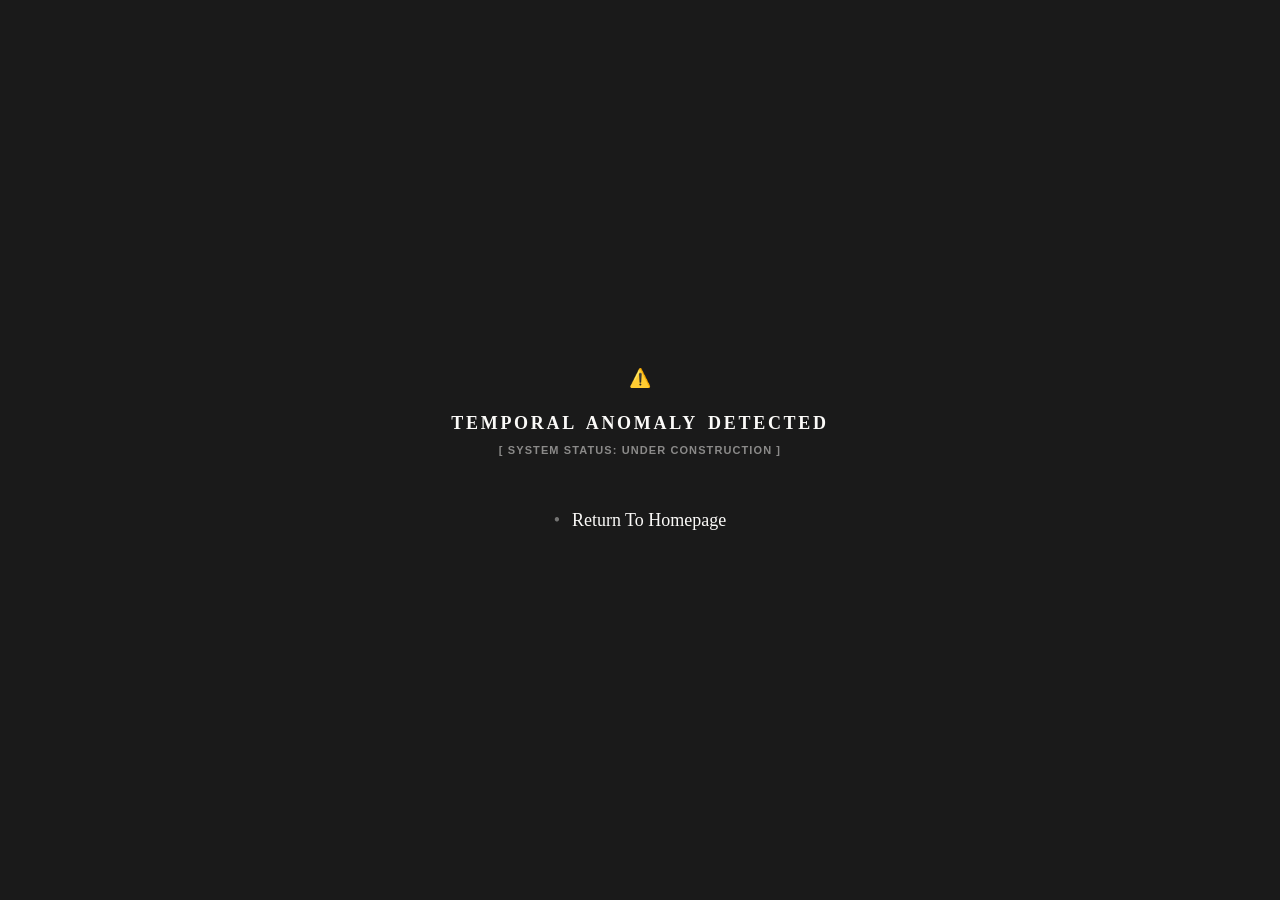
<file: marvel/index.html>
<!DOCTYPE html>
<html lang="en">
<head>
  <meta charset="utf-8">
  <meta name="viewport" content="width=device-width, initial-scale=1">
  <title>Marvel Timeline</title>
  <link rel="stylesheet" href="../styles.css">
  <style>
    body { height: 100dvh; display: grid; place-content: center; text-align: center; margin: 0; }
    h1 { font-size: 18px; letter-spacing: 0.15em; word-spacing: 0.2em; margin: 15px 0 5px; }
    p { font: 600 11px sans-serif; opacity: 0.5; letter-spacing: 0.1em; margin: 0; }
    .back { display: block; margin-top: 50px; text-decoration: none; }
    .back::before { content: "•"; padding-right: 12px; opacity: 0.4; }
  </style>
</head>
<body>
  <main>
    <div>⚠️</div>
    <h1>TEMPORAL ANOMALY DETECTED</h1>
    <p>[ SYSTEM STATUS: UNDER CONSTRUCTION ]</p>
    <a href="../" class="back bold-link">Return To Homepage</a>
  </main>
</body>
</html>
</file>
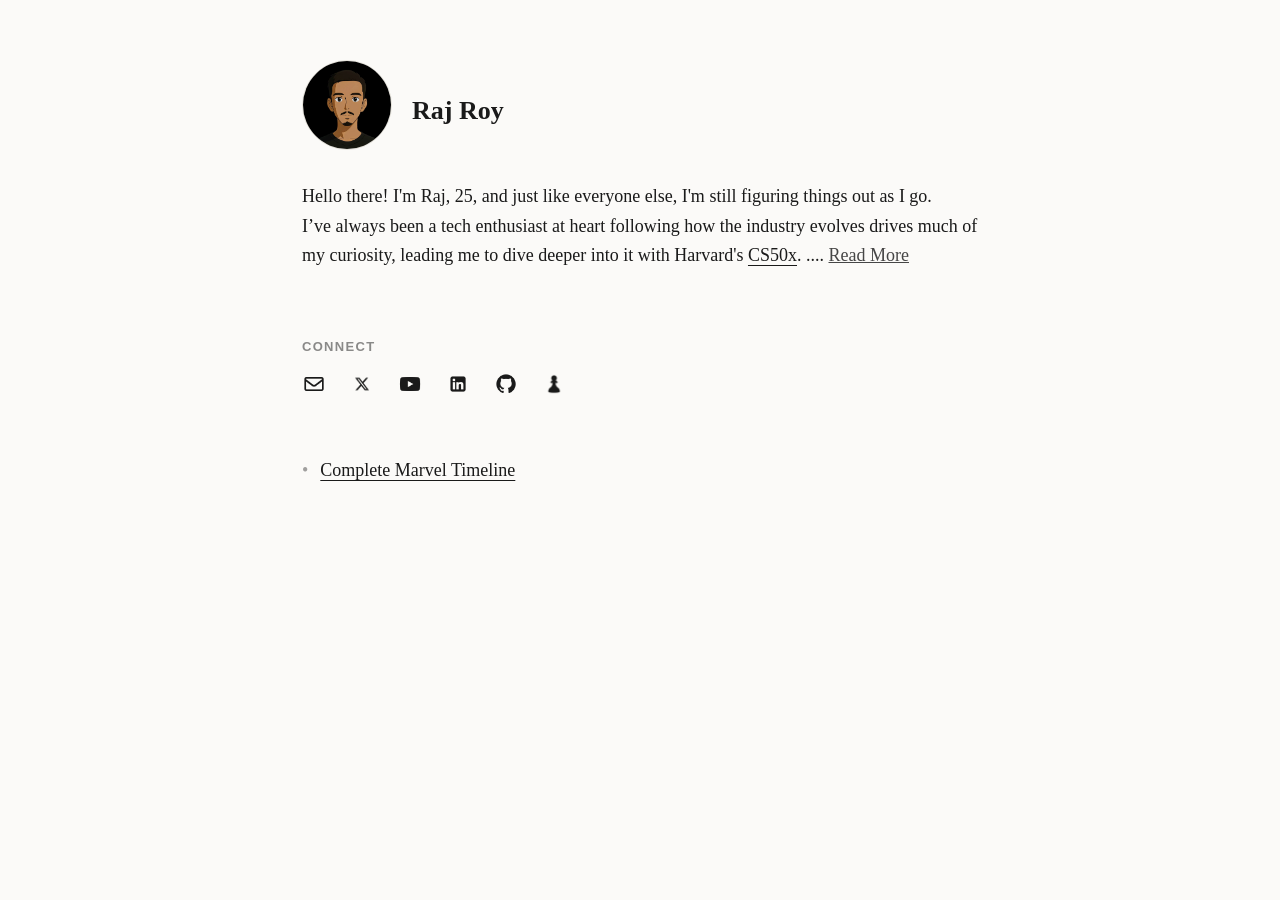
<file: My personal site/index.html>
<!DOCTYPE html>
<html lang=en>
<head>
  <meta charset=utf-8>
  <meta name="viewport" content="width=device-width, initial-scale=1">
  <title>Raj Roy</title>
  <link rel=icon href="assets/favicon.ico">
  <link rel=stylesheet href="styles.css">
  <script src="main.js" defer></script>
</head>
<body>
  <div class=page-wrapper>
    <header class=header>
      <img src="assets/profile.jpg" class=header-avatar alt="Raj Roy" width=90 height=90 fetchpriority=high>
      <h1 class=header-name>Raj Roy</h1>
    </header>

    <main>
      <!-- 1. Bio Section -->
      <section class=bio-section>
        <p>Hello there! I'm Raj, <span class=age>--</span>, and just like everyone else, I'm still figuring things out as I go.<br>
          I’ve always been a tech enthusiast at heart following how the industry evolves drives much of my curiosity, leading me to dive deeper into it with Harvard's <a href="assets/cs50x.pdf" target=_blank rel=noopener>CS50x</a>.<span id=ellipsis> .... </span>
          <button id=read-more-btn class=read-more-trigger>Read More</button>
          <span class=hidden-inline> Music is just as important to me, adding rhythm to everything I do, and as a cinephile, I'm simply drawn to great storytelling whether in films, TV shows, or even well-made YouTube content.</span>
        </p>

        <div id=expand-content class=expand-content>
          <p>I’ve also got a soft spot for timeless things like the strategic beauty of chess, especially those intricately crafted wooden sets, and the elegance of fountain pens with their blend of <br>old-school charm and modern precision. I just enjoy having that blend of past and present around me.</p>
          <p>That’s a glimpse of my story, but honestly, I’m far more curious about the person on the other end. If you ever feel like sharing your world, I’m open to listening.</p>
          <p>Thanks for stopping by!</p>
        </div>
      </section>

      <!-- 2. Connect Section -->
      <section class=connect-section>
        <h2 class=section-label>Connect</h2>
        <div class=social-row>
          <button class=social-btn id=email-trigger aria-label=Email><span class="icon icon-email"></span></button>

          <div id=email-reveal class=email-reveal>
            <span class="icon icon-link" style="opacity:.4;width:14px;height:14px"></span>
            <a href="mailto:contact@rajroy.in" class=email-address>contact@rajroy.in</a>
            <button id=copy-email-btn class=copy-icon-btn aria-label=Copy>
              <span class="icon icon-copy" style=width:16px></span>
              <span id=copy-confirm class=copy-toast>Copied!</span>
            </button>
          </div>

          <a href="https://x.com/im_RAJ769" class=social-btn target=_blank rel=noopener aria-label=X><span class="icon icon-x"></span></a>
          <a href="https://youtube.com/@raj.769" class=social-btn target=_blank rel=noopener aria-label=YouTube><span class="icon icon-youtube"></span></a>
          <a href="https://www.linkedin.com/in/raj769" class=social-btn target=_blank rel=noopener aria-label=LinkedIn><span class="icon icon-linkedin"></span></a>
          <a href="https://github.com/RAJ-769" class=social-btn target=_blank rel=noopener aria-label=GitHub><span class="icon icon-github"></span></a>
          <a href="https://www.chess.com/member/raj769" class=social-btn target=_blank rel=noopener aria-label=Chess.com><span class="icon icon-chess"></span></a>
        </div>
      </section>

      <!-- 3. Links Section -->
      <section class=links-section>
        <ul class=bullet-list>
          <li><a href="marvel/" class=bold-link>Complete Marvel Timeline</a></li>
        </ul>
      </section>
    </main>
  </div>
</body>
</html>
</file>
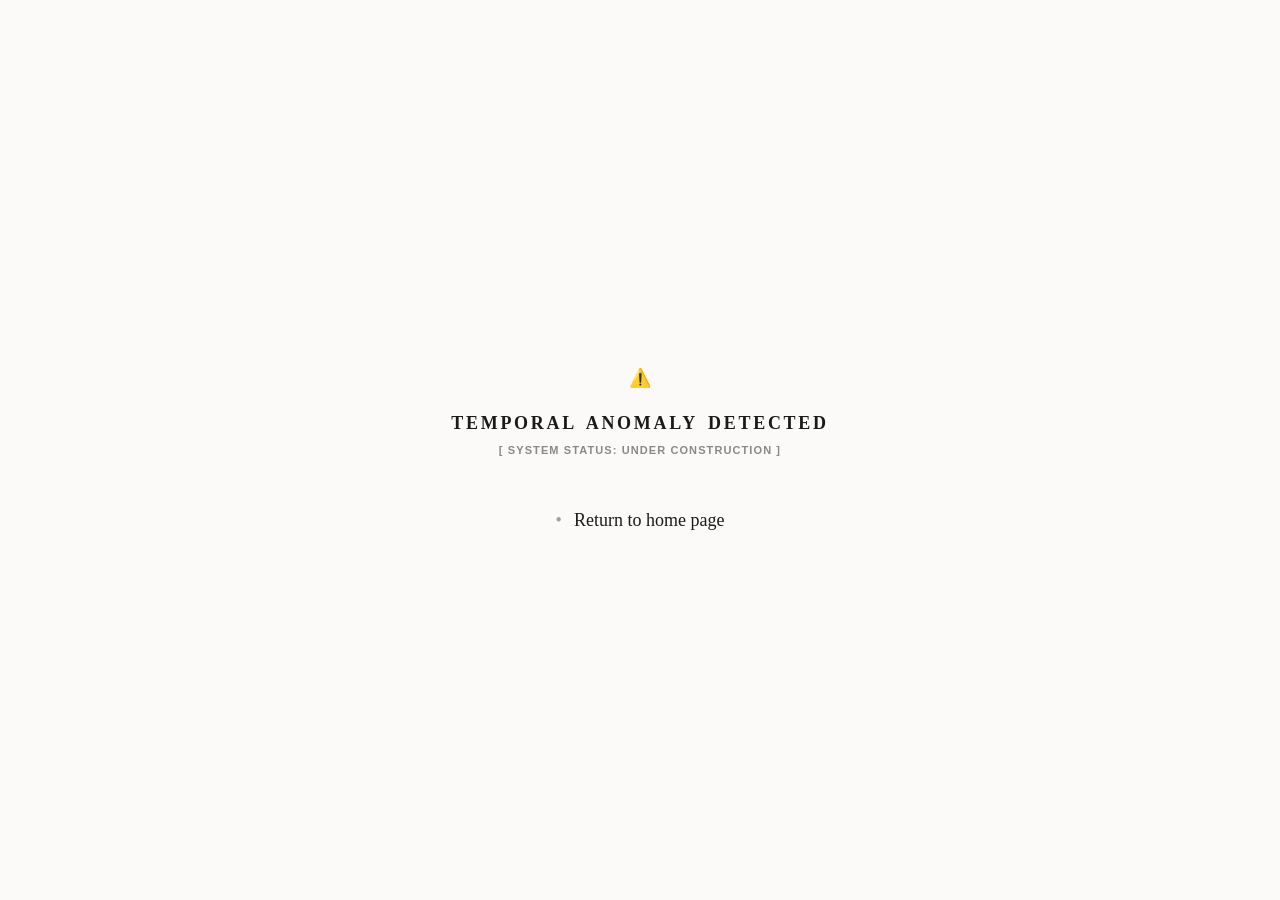
<file: My personal site/marvel/index.html>
<!DOCTYPE html>
<html lang="en">
<head>
  <meta charset="utf-8">
  <meta name="viewport" content="width=device-width, initial-scale=1">
  <title>Marvel Timeline</title>
  <link rel="stylesheet" href="../styles.css">
  <style>
    body { height: 100dvh; display: grid; place-content: center; text-align: center; margin: 0; }
    h1 { font-size: 18px; letter-spacing: 0.15em; word-spacing: 0.2em; margin: 15px 0 5px; }
    p { font: 600 11px sans-serif; opacity: 0.5; letter-spacing: 0.1em; margin: 0; }
    .back { display: block; margin-top: 50px; text-decoration: none; }
    .back::before { content: "•"; padding-right: 12px; opacity: 0.4; }
  </style>
</head>
<body>
  <main>
    <div>⚠️</div>
    <h1>TEMPORAL ANOMALY DETECTED</h1>
    <p>[ SYSTEM STATUS: UNDER CONSTRUCTION ]</p>
    <a href="../" class="back bold-link">Return to home page</a>
  </main>
</body>
</html>
</file>
<file: styles.css>
/* 1. Dark Theme & Reset */
:root { --bg: #1a1a1a; --text: #fbfaf8; --border: #333333; --max-w: 740px; --accent: rgba(0, 100, 255, 0.26); }
* { margin: 0; padding: 0; box-sizing: border-box; -webkit-tap-highlight-color: transparent; }

/* 2. Core Typography & Selection */
body { background: var(--bg); color: var(--text); font-family: serif; font-size: 18px; line-height: 1.65; -webkit-font-smoothing: antialiased; }
::selection { background: var(--accent); }
a { color: inherit; text-underline-offset: 4px; transition: 0.2s; }
a:hover { opacity: 0.7; }
p { margin-bottom: 20px; }

/* 3. Layout Components */
.page-wrapper { max-width: var(--max-w); margin: 0 auto; padding: 60px 32px; }
.header { display: flex; align-items: flex-start; gap: 20px; margin-bottom: 32px; }
.header-avatar { border-radius: 50%; border: 1px solid var(--border); background: var(--border); aspect-ratio: 1/1; object-fit: cover; }
.header-info { display: flex; flex-direction: column; margin-top: 24px; }
.header-name { font-size: 26px; font-weight: 700; margin: 0; }
.header-handle { font-family: inherit; font-size: 14px; opacity: 0.4; margin: 0; margin-top: -6px;}

/* 4. Expandable Bio */
.read-more-trigger { background: none; border: none; font: inherit; text-decoration: underline; cursor: pointer; opacity: 0.8; color: var(--text); }
.hidden-inline { opacity: 0; display: none; transition: opacity 0.5s; }
.hidden-inline.is-visible { display: inline; opacity: 1; }
.expand-content { max-height: 0; opacity: 0; overflow: hidden; transition: max-height 0.7s cubic-bezier(0.4, 0, 0.2, 1), opacity 0.5s; }
.expand-content.is-open { max-height: 1000px; opacity: 1; margin-top: 10px; }

/* 5. Connect & Social Components */
.connect-section { margin-top: 48px; }
.section-label { font: 600 13px sans-serif; text-transform: uppercase; letter-spacing: 0.1em; opacity: 0.5; margin-bottom: 8px; }
.social-row { display: flex; gap: 4px; margin-left: -10px; position: relative; align-items: center; }
.social-btn, .copy-icon-btn { width: 44px; height: 44px; display: flex; align-items: center; justify-content: center; border-radius: 50%; border: none; background: none; cursor: pointer; transition: 0.2s; }
.social-btn:hover, .copy-icon-btn:hover { background: var(--border); }

/* 6. Icons */
.icon { display: inline-block; width: 24px; height: 24px; background: var(--text); -webkit-mask: var(--u) center/contain no-repeat; mask: var(--u) center/contain no-repeat; }
.icon-email { --u: url('assets/email.png'); }
.icon-x { --u: url('assets/x-icon.png'); transform: scale(0.8); }
.icon-youtube { --u: url('assets/youtube.png'); }
.icon-linkedin { --u: url('assets/linkedin.png'); transform: scale(0.9); }
.icon-github { --u: url('assets/github.png'); }
.icon-chess { --u: url('assets/chess-pawn.png'); }
.icon-link { --u: url('assets/link.png'); }
.icon-copy { --u: url('assets/copy.png'); }

/* 7. Email Pill & Toast */
.email-reveal { position: absolute; left: 48px; height: 44px; width: max-content; max-width: calc(100vw - 80px); background: var(--bg); border: 1px solid var(--border); border-radius: 22px; display: flex; align-items: center; padding: 0 6px 0 14px; gap: 10px; z-index: 10; opacity: 0; visibility: hidden; pointer-events: none; transform: translateX(-8px); transition: 0.2s; white-space: nowrap; }
.email-reveal.is-active { opacity: 1; visibility: visible; pointer-events: auto; transform: translateX(4px); }
.email-address { font-size: 16px; text-decoration: none; font-family: serif; position: relative; top: -1px; }
.icon-link { width: 14px!important; height: 14px!important; opacity: 0.4; flex-shrink: 0; }
.copy-icon-btn { width: 34px; height: 34px; position: relative; display: flex; align-items: center; justify-content: center; border-radius: 50%; }
.copy-toast { position: absolute; top: -35px; left: 50%; transform: translateX(-50%); background: var(--text); color: var(--bg); font: 600 10px sans-serif; padding: 4px 10px; border-radius: 4px; opacity: 0; transition: 0.2s; pointer-events: none; }
.copy-toast.show { opacity: 1; top: -42px; }

/* 8. Extra Links */
.bullet-list { list-style: none; margin-top: 50px; }
.bullet-list li::before { content: "•"; padding-right: 12px; opacity: 0.4; }
.bold-link { font-weight: 500; }
</file>
<file: My personal site/styles.css>
/* 1. Variables & Reset */
:root { --bg: #fbfaf8; --text: #1a1a1a; --border: #e5e2da; --max-w: 740px; --accent: rgba(0, 100, 255, 0.26); }
@media (prefers-color-scheme: dark) { :root { --bg: #1a1a1a; --text: #fbfaf8; --border: #333333; } }

* { margin: 0; padding: 0; box-sizing: border-box; -webkit-tap-highlight-color: transparent; }

/* 2. Core Typography & Selection */
body { background: var(--bg); color: var(--text); font-family: serif; font-size: 18px; line-height: 1.65; -webkit-font-smoothing: antialiased; }
::selection { background: var(--accent); }
a { color: inherit; text-underline-offset: 4px; transition: 0.2s; }
a:hover { opacity: 0.7; }
p { margin-bottom: 20px; }

/* 3. Layout Components */
.page-wrapper { max-width: var(--max-w); margin: 0 auto; padding: 60px 32px; }
.header { display: flex; align-items: center; gap: 20px; margin-bottom: 32px; }
.header-avatar { border-radius: 50%; border: 1px solid var(--border); background: var(--border); aspect-ratio: 1/1; object-fit: cover; }
.header-name { font-size: 26px; font-weight: 700; transform: translateY(6px); }

/* 4. Expandable Bio */
.read-more-trigger { background: none; border: none; font: inherit; text-decoration: underline; cursor: pointer; opacity: 0.8; color: var(--text); }
.hidden-inline { opacity: 0; display: none; transition: opacity 0.5s; }
.hidden-inline.is-visible { display: inline; opacity: 1; }
.expand-content { max-height: 0; opacity: 0; overflow: hidden; transition: max-height 0.7s cubic-bezier(0.4, 0, 0.2, 1), opacity 0.5s; }
.expand-content.is-open { max-height: 1000px; opacity: 1; margin-top: 10px; }

/* 5. Connect & Social Components */
.connect-section { margin-top: 48px; }
.section-label { font: 600 13px sans-serif; text-transform: uppercase; letter-spacing: 0.1em; opacity: 0.5; margin-bottom: 8px; }
.social-row { display: flex; gap: 4px; margin-left: -10px; position: relative; align-items: center; }
.social-btn, .copy-icon-btn { width: 44px; height: 44px; display: flex; align-items: center; justify-content: center; border-radius: 50%; border: none; background: none; cursor: pointer; transition: 0.2s; }
.social-btn:hover, .copy-icon-btn:hover { background: var(--border); }

/* 6. Icons */
.icon { display: inline-block; width: 24px; height: 24px; background: var(--text); -webkit-mask: var(--u) center/contain no-repeat; mask: var(--u) center/contain no-repeat; }
.icon-email { --u: url('assets/email.png'); }
.icon-x { --u: url('assets/x-icon.png'); transform: scale(0.8); }
.icon-youtube { --u: url('assets/youtube.png'); }
.icon-linkedin { --u: url('assets/linkedin.png'); transform: scale(0.9); }
.icon-github { --u: url('assets/github.png'); }
.icon-chess { --u: url('assets/chess-pawn.png'); }
.icon-link { --u: url('assets/link.png'); }
.icon-copy { --u: url('assets/copy.png'); }

/* 7. Email Pill & Toast */
.email-reveal { position: absolute; left: 48px; height: 36px; width: 230px; background: var(--bg); border: 1px solid var(--border); border-radius: 18px; display: flex; align-items: center; justify-content: center; gap: 8px; z-index: 10; opacity: 0; visibility: hidden; pointer-events: none; transform: translateX(-8px); transition: 0.2s cubic-bezier(0.4, 0, 0.2, 1); }
.email-reveal.is-active { opacity: 1; visibility: visible; pointer-events: auto; transform: scale(1) translateX(0); }
.email-address { font-size: 15px; text-decoration: none; }
.copy-icon-btn { width: 30px; height: 30px; padding: 0; position: relative; outline: none; }
.copy-toast { position: absolute; top: -35px; left: 50%; transform: translateX(-50%); background: var(--text); color: var(--bg); font: 600 10px sans-serif; padding: 4px 10px; border-radius: 4px; opacity: 0; transition: 0.2s; }
.copy-toast.show { opacity: 1; top: -40px; }

/* 8. Extra Links */
.bullet-list { list-style: none; margin-top: 50px; }
.bullet-list li::before { content: "•"; padding-right: 12px; opacity: 0.4; }
.bold-link { font-weight: 500; }
</file>
